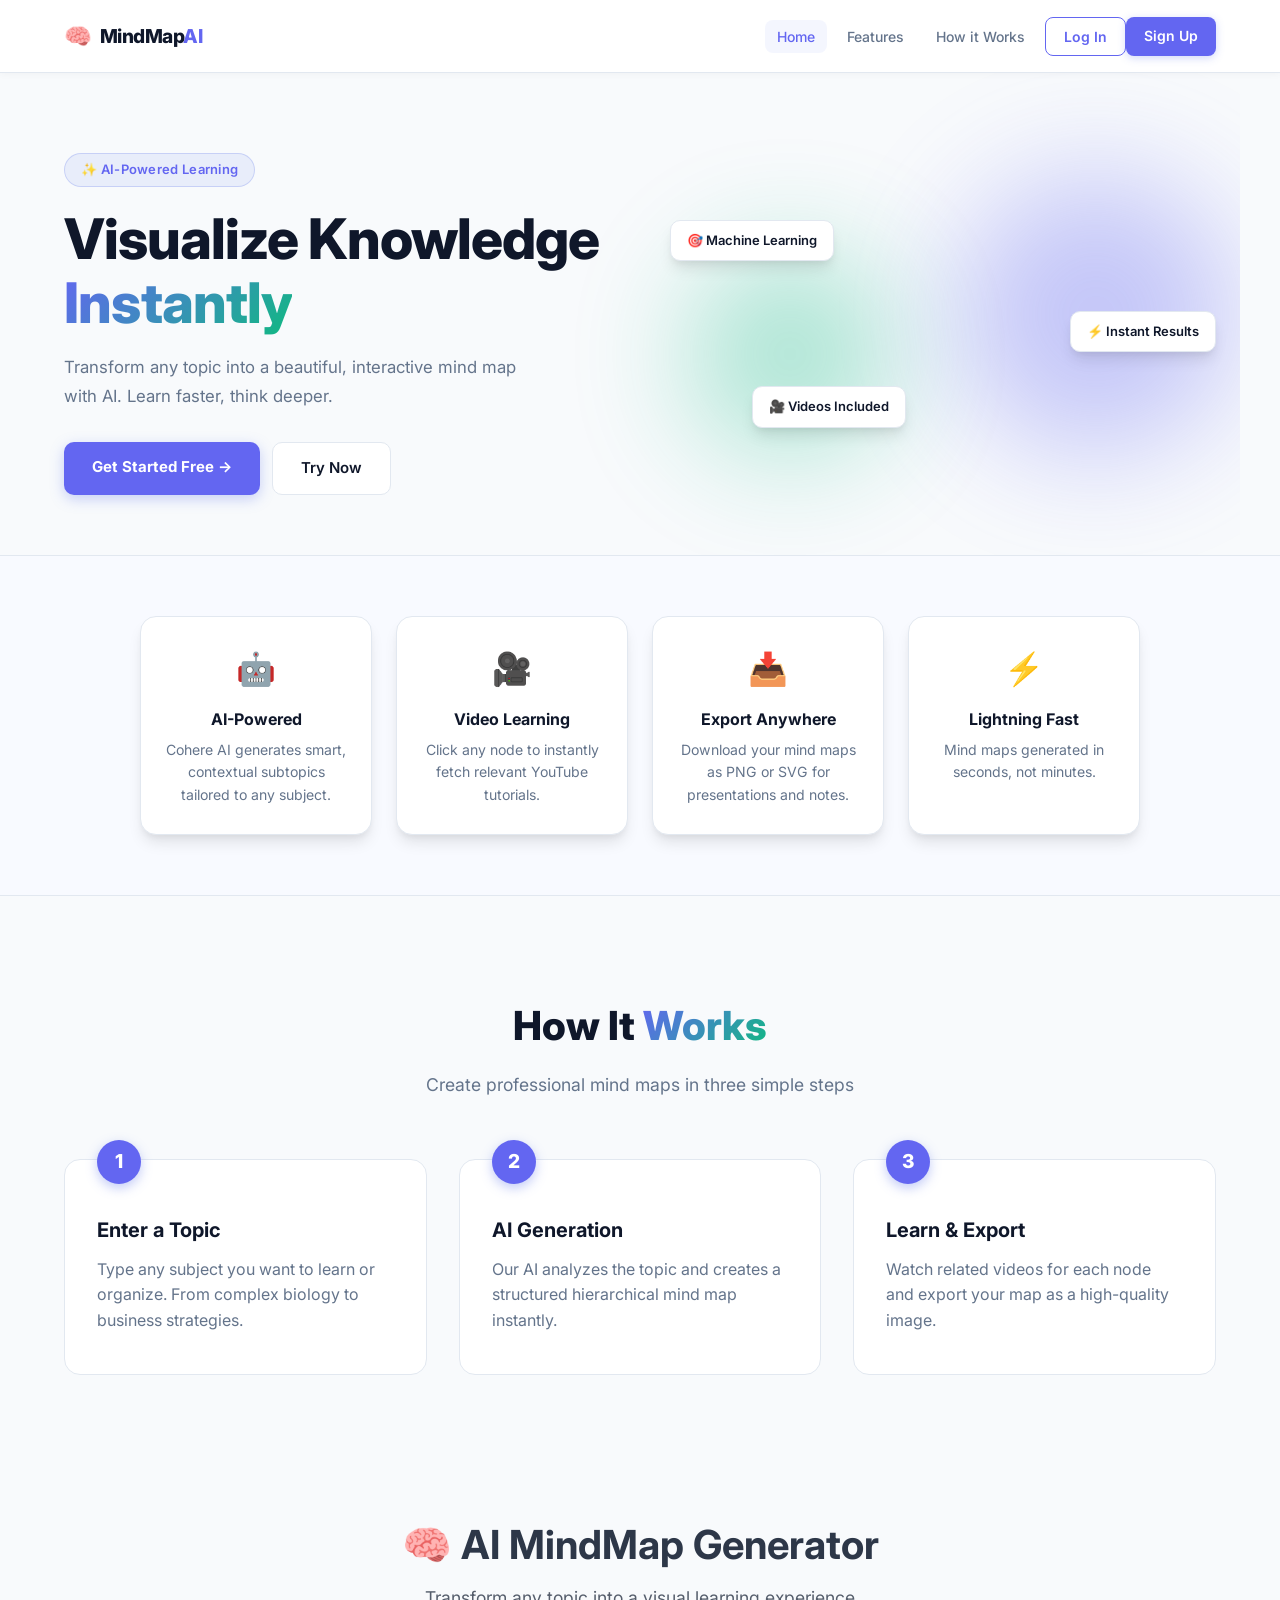
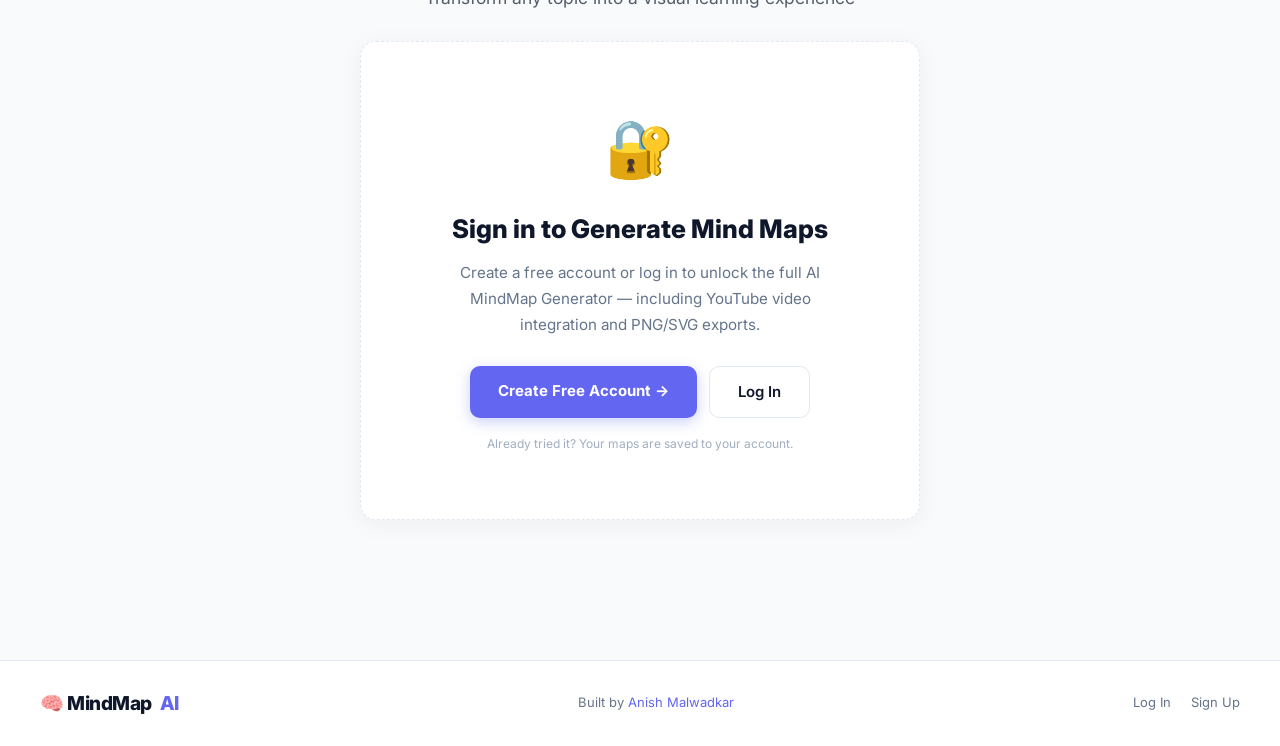
<file: index.html>
<!DOCTYPE html>
<html lang="en">
<head>
  <meta charset="UTF-8">
  <meta name="viewport" content="width=device-width, initial-scale=1.0">
  <title>AI MindMap Generator</title>
  <meta name="description" content="Official website of Pratik Date - showcasing projects, skills, and contact information.">
  <meta name="keywords" content="Pratik Date, Portfolio, Web Developer, Projects, Contact">
  <meta name="robots" content="index, follow">
  <meta name="author" content="Pratik Date">
  <link rel="stylesheet" href="style.css">
  <link rel="stylesheet" href="auth.css">
  <script src="https://d3js.org/d3.v7.min.js"></script>
  <script src="https://html2canvas.hertzen.com/dist/html2canvas.min.js"></script>
  <script src="script.js" defer></script>
  <meta name="google-site-verification" content="HMmuwfa1cDxRn2XttiLmvxPuq828xt9Ou_w1SPefj2E" />
</head>
<body>

  <!-- NAVBAR -->
  <nav class="navbar">
    <div class="nav-inner">
      <a href="index.html" class="nav-brand">
        <span class="brand-icon">🧠</span>
        <span class="brand-name">MindMap<span class="brand-accent">AI</span></span>
      </a>
      <div class="nav-links" id="navLinks">
        <a href="index.html" class="nav-link active">Home</a>
        <a href="#features" class="nav-link">Features</a>
        <a href="#how-it-works" class="nav-link">How it Works</a>
        <!-- Shown when logged OUT -->
        <span id="navGuest">
          <a href="login.html" class="nav-btn nav-btn-outline">Log In</a>
          <a href="register.html" class="nav-btn nav-btn-filled">Sign Up</a>
        </span>
        <!-- Shown when logged IN -->
        <span id="navUser" style="display:none; align-items:center; gap:10px;">
          <span class="nav-user-badge" id="navUserName"></span>
          <button class="nav-btn nav-btn-outline" onclick="logout()" style="cursor:pointer;">Log Out</button>
        </span>
      </div>
      <button class="nav-hamburger" onclick="toggleMobileMenu()" aria-label="Menu">
        <span></span><span></span><span></span>
      </button>
    </div>
    <div class="nav-mobile" id="mobileMenu">
      <a href="index.html" class="nav-link active">Home</a>
      <a href="#features" class="nav-link">Features</a>
      <a href="#how-it-works" class="nav-link">How it Works</a>
      <span id="navGuestMobile">
        <a href="login.html" class="nav-btn nav-btn-outline">Log In</a>
        <a href="register.html" class="nav-btn nav-btn-filled">Sign Up</a>
      </span>
      <span id="navUserMobile" style="display:none;">
        <button class="nav-btn nav-btn-outline" onclick="logout()" style="cursor:pointer;width:100%;">Log Out</button>
      </span>
    </div>
  </nav>

  <!-- HERO SECTION -->
  <section class="hero-section">
    <div class="hero-content">
      <div class="hero-badge">✨ AI-Powered Learning</div>
      <h1 class="hero-title">Visualize Knowledge<br><span class="hero-gradient">Instantly</span></h1>
      <p class="hero-subtitle">Transform any topic into a beautiful, interactive mind map with AI. Learn faster, think deeper.</p>
      <div class="hero-cta">
        <a href="register.html" class="cta-primary">Get Started Free →</a>
        <a href="#app" class="cta-secondary">Try Now</a>
      </div>
    </div>
    <div class="hero-visual">
      <div class="hero-orb hero-orb-1"></div>
      <div class="hero-orb hero-orb-2"></div>
      <div class="floating-card fc-1">🎯 Machine Learning</div>
      <div class="floating-card fc-2">⚡ Instant Results</div>
      <div class="floating-card fc-3">🎥 Videos Included</div>
    </div>
  </section>

  <!-- FEATURES -->
  <section class="features-section" id="features">
    <div class="features-grid">
      <div class="feature-card">
        <div class="feature-icon">🤖</div>
        <h3>AI-Powered</h3>
        <p>Cohere AI generates smart, contextual subtopics tailored to any subject.</p>
      </div>
      <div class="feature-card">
        <div class="feature-icon">🎥</div>
        <h3>Video Learning</h3>
        <p>Click any node to instantly fetch relevant YouTube tutorials.</p>
      </div>
      <div class="feature-card">
        <div class="feature-icon">📥</div>
        <h3>Export Anywhere</h3>
        <p>Download your mind maps as PNG or SVG for presentations and notes.</p>
      </div>
      <div class="feature-card">
        <div class="feature-icon">⚡</div>
        <h3>Lightning Fast</h3>
        <p>Mind maps generated in seconds, not minutes.</p>
      </div>
    </div>
  </section>

  <!-- HOW IT WORKS -->
  <section class="how-it-works" id="how-it-works">
    <div class="section-header">
      <h2 class="section-title">How It <span class="hero-gradient">Works</span></h2>
      <p class="section-subtitle">Create professional mind maps in three simple steps</p>
    </div>
    <div class="steps-grid">
      <div class="step-card">
        <div class="step-number">1</div>
        <h3>Enter a Topic</h3>
        <p>Type any subject you want to learn or organize. From complex biology to business strategies.</p>
      </div>
      <div class="step-card">
        <div class="step-number">2</div>
        <h3>AI Generation</h3>
        <p>Our AI analyzes the topic and creates a structured hierarchical mind map instantly.</p>
      </div>
      <div class="step-card">
        <div class="step-number">3</div>
        <h3>Learn & Export</h3>
        <p>Watch related videos for each node and export your map as a high-quality image.</p>
      </div>
    </div>
  </section>

  <!-- APP SECTION -->
  <div class="container" id="app">
    <div class="header">
      <h1>🧠 AI MindMap Generator</h1>
      <p>Transform any topic into a visual learning experience</p>
    </div>

    <!-- AUTH GATE: shown when logged OUT -->
    <div class="auth-gate" id="authGate">
      <div class="gate-icon">🔐</div>
      <h2>Sign in to Generate Mind Maps</h2>
      <p>Create a free account or log in to unlock the full AI MindMap Generator — including YouTube video integration and PNG/SVG exports.</p>
      <div class="gate-btns">
        <a href="register.html" class="cta-primary">Create Free Account →</a>
        <a href="login.html" class="cta-secondary">Log In</a>
      </div>
      <p class="gate-note">Already tried it? Your maps are saved to your account.</p>
    </div>

    <!-- APP CONTENT: shown when logged IN -->
    <div id="appContent" style="display:none;">
      <div class="input-section">
        <div class="input-group">
          <input id="topicInput" type="text" placeholder="Enter any topic (e.g., Machine Learning, JavaScript, Biology)..." maxlength="100">
          <button class="btn btn-primary" onclick="generateMindMap()">
            <span id="generateText">Generate MindMap</span>
          </button>
        </div>
        
        <div class="suggestion-chips">
          <div class="chip" onclick="setTopic('Data Structures')">Data Structures</div>
          <div class="chip" onclick="setTopic('Machine Learning')">Machine Learning</div>
          <div class="chip" onclick="setTopic('Web Development')">Web Development</div>
          <div class="chip" onclick="setTopic('Psychology')">Psychology</div>
        </div>
      </div>

      <div class="mindmap-container">
        <div class="loading" id="loading">
          <div class="spinner"></div>
          <p>Generating your mindmap...</p>
        </div>
        
        <div class="empty-state" id="emptyState">
          <div style="font-size: 3rem; margin-bottom: 15px;">🎯</div>
          <h3>Ready to explore?</h3>
          <p>Enter a topic above to generate your personalized mindmap</p>
        </div>

        <div id="mindmap"></div>
        
        <div class="controls" id="controls" style="display: none;">
          <button class="btn btn-secondary" onclick="exportMindMap()">📥 Download PNG</button>
          <button class="btn btn-secondary" onclick="exportSVG()">📄 Download SVG</button>
          <button class="btn btn-secondary" onclick="toggleVideos()">🎥 Show All Videos</button>
        </div>
      </div>

      <div class="video-section" id="videoSection">
        <div class="video-header">
          <h2 id="videoSectionTitle">📺 Related Learning Videos</h2>
          <button class="close-btn" onclick="toggleVideos()">×</button>
        </div>
        <div class="video-grid" id="videoGrid"></div>
      </div>
    </div>
  </div>

  <!-- FOOTER -->
  <footer class="site-footer">
    <div class="footer-inner">
      <span class="nav-brand" style="text-decoration:none;">🧠 MindMap<span class="brand-accent">AI</span></span>
      <p>Built by <a href="https://anish-smd-project.netlify.app/" target="_blank">Anish Malwadkar</a></p>
      <div class="footer-links" id="footerLinks">
        <a href="login.html">Log In</a>
        <a href="register.html">Sign Up</a>
      </div>
    </div>
  </footer>

  <script>
    // ---- Auth State ----
    function getUser() {
      try { return JSON.parse(localStorage.getItem('mm_user')); } catch { return null; }
    }

    function logout() {
      localStorage.removeItem('mm_user');
      location.reload();
    }

    function applyAuthState() {
      const user = getUser();
      const navGuest = document.getElementById('navGuest');
      const navUser  = document.getElementById('navUser');
      const navGuestMobile = document.getElementById('navGuestMobile');
      const navUserMobile  = document.getElementById('navUserMobile');
      const authGate   = document.getElementById('authGate');
      const appContent = document.getElementById('appContent');
      const footerLinks = document.getElementById('footerLinks');

      if (user) {
        // Logged in
        navGuest.style.display = 'none';
        navUser.style.display  = 'flex';
        document.getElementById('navUserName').textContent = '👋 ' + (user.firstName || user.email);
        navGuestMobile.style.display = 'none';
        navUserMobile.style.display  = 'block';
        authGate.style.display   = 'none';
        appContent.style.display = 'block';
        footerLinks.innerHTML = `<button onclick="logout()" style="background:none;border:none;color:var(--text-light);font-size:13px;cursor:pointer;">Log Out</button>`;
      } else {
        // Logged out
        navGuest.style.display = 'flex';
        navUser.style.display  = 'none';
        navGuestMobile.style.display = 'block';
        navUserMobile.style.display  = 'none';
        authGate.style.display   = 'flex';
        appContent.style.display = 'none';
      }
    }

    function toggleMobileMenu() {
      document.getElementById('mobileMenu').classList.toggle('open');
    }

    // Run on load
    applyAuthState();
  </script>
</body>
</html>
</file>
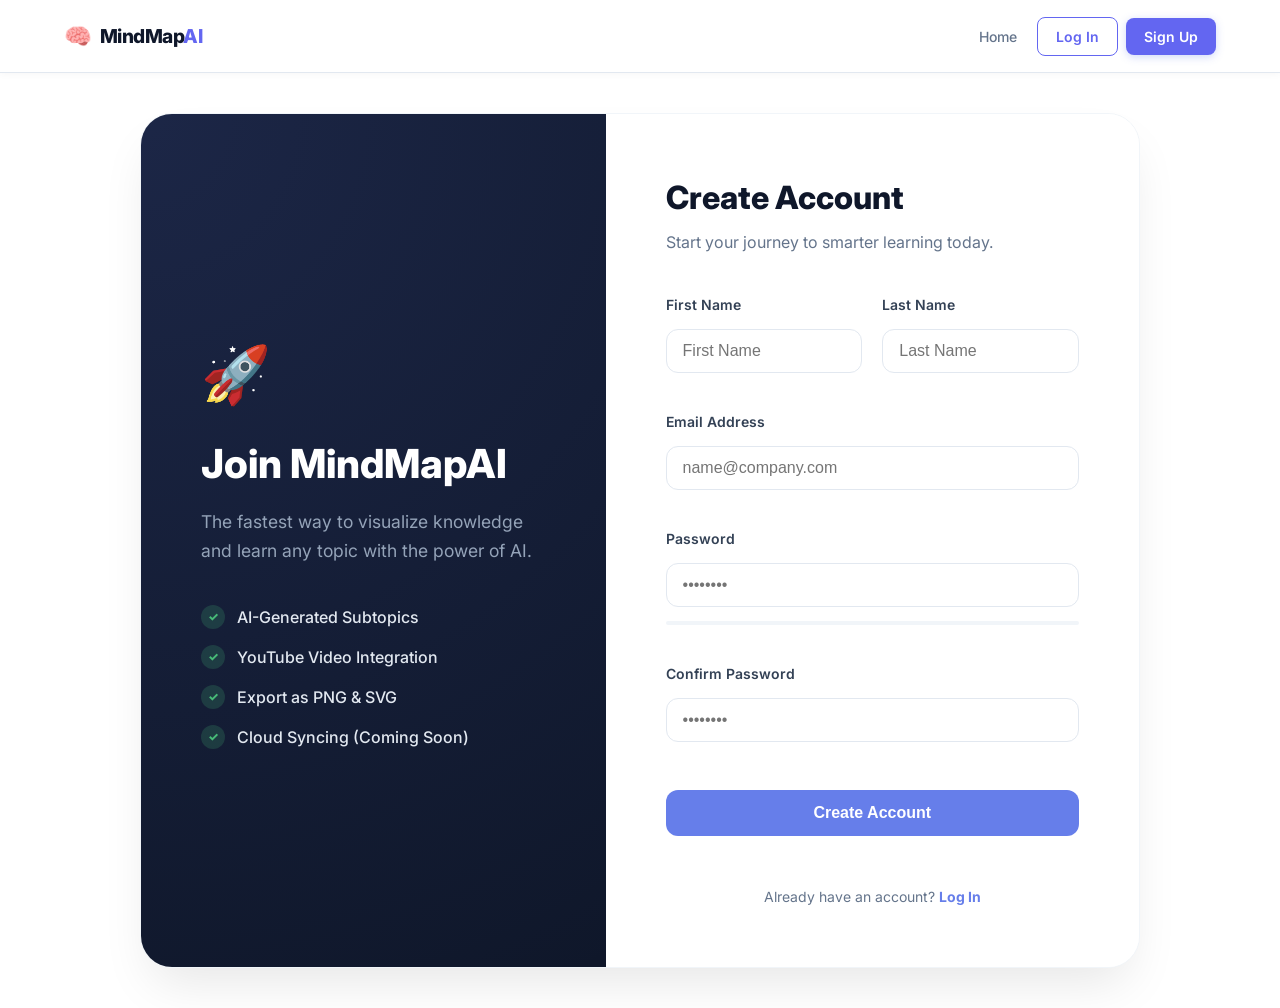
<file: register.html>
<!DOCTYPE html>
<html lang="en">
<head>
  <meta charset="UTF-8">
  <meta name="viewport" content="width=device-width, initial-scale=1.0">
  <title>Sign Up | MindMapAI</title>
  <link rel="stylesheet" href="style.css">
  <link rel="stylesheet" href="auth.css">
</head>
<body class="auth-body register-page">

  <!-- NAVBAR -->
  <nav class="navbar">
    <div class="nav-inner">
      <a href="index.html" class="nav-brand">
        <span class="brand-icon">🧠</span>
        <span class="brand-name">MindMap<span class="brand-accent">AI</span></span>
      </a>
      <div class="nav-links">
        <a href="index.html" class="nav-link">Home</a>
        <a href="login.html" class="nav-btn nav-btn-outline">Log In</a>
        <a href="register.html" class="nav-btn nav-btn-filled active-nav">Sign Up</a>
      </div>
    </div>
  </nav>

  <main class="register-container">
    <div class="register-wrapper">
      <div class="register-sidebar">
        <div class="sidebar-content">
          <div class="sidebar-icon">🚀</div>
          <h2>Join MindMapAI</h2>
          <p>The fastest way to visualize knowledge and learn any topic with the power of AI.</p>
          
          <div class="perk-list">
            <div class="perk-item">
              <span class="perk-check">✓</span>
              <span>AI-Generated Subtopics</span>
            </div>
            <div class="perk-item">
              <span class="perk-check">✓</span>
              <span>YouTube Video Integration</span>
            </div>
            <div class="perk-item">
              <span class="perk-check">✓</span>
              <span>Export as PNG & SVG</span>
            </div>
            <div class="perk-item">
              <span class="perk-check">✓</span>
              <span>Cloud Syncing (Coming Soon)</span>
            </div>
          </div>
        </div>
      </div>

      <div class="register-form-section">
        <div class="form-header">
          <h1>Create Account</h1>
          <p>Start your journey to smarter learning today.</p>
        </div>

        <form class="auth-form" onsubmit="handleRegister(event)">
          <div class="form-row">
            <div class="form-group">
              <label for="firstName">First Name</label>
              <input type="text" id="firstName" placeholder="First Name" required>
            </div>
            <div class="form-group">
              <label for="lastName">Last Name</label>
              <input type="text" id="lastName" placeholder="Last Name" required>
            </div>
          </div>

          <div class="form-group">
            <label for="regEmail">Email Address</label>
            <input type="email" id="regEmail" placeholder="name@company.com" required>
          </div>

          <div class="form-group">
            <label for="regPassword">Password</label>
            <input type="password" id="regPassword" placeholder="••••••••" required oninput="checkStrength(this.value)">
            <div class="strength-meter">
              <div class="strength-bar" id="strengthBar"></div>
            </div>
          </div>

          <div class="form-group">
            <label for="confirmPassword">Confirm Password</label>
            <input type="password" id="confirmPassword" placeholder="••••••••" required>
          </div>

          <button type="submit" class="register-btn" id="registerBtn">Create Account</button>

          <div class="form-footer">
            <p>Already have an account? <a href="login.html">Log In</a></p>
          </div>
        </form>
      </div>
    </div>
  </main>

  <style>
    .register-page {
      background: #ffffff;
    }

    .register-container {
      min-height: calc(100vh - 64px);
      display: flex;
      align-items: center;
      justify-content: center;
      padding: 40px 20px;
    }

    .register-wrapper {
      display: flex;
      width: 100%;
      max-width: 1000px;
      background: #ffffff;
      border-radius: 32px;
      overflow: hidden;
      box-shadow: 0 25px 50px -12px rgba(0, 0, 0, 0.1);
      border: 1px solid #f1f5f9;
    }

    .register-sidebar {
      flex: 1;
      background: #0f172a;
      color: white;
      padding: 60px;
      display: flex;
      align-items: center;
      position: relative;
      overflow: hidden;
    }

    .register-sidebar::before {
      content: "";
      position: absolute;
      top: 0;
      right: 0;
      width: 100%;
      height: 100%;
      background: radial-gradient(circle at 0% 0%, rgba(102, 126, 234, 0.15), transparent);
    }

    .sidebar-content {
      position: relative;
      z-index: 1;
    }

    .sidebar-icon {
      font-size: 3.5rem;
      margin-bottom: 24px;
    }

    .register-sidebar h2 {
      font-size: 2.5rem;
      font-weight: 800;
      line-height: 1.2;
      margin-bottom: 20px;
    }

    .register-sidebar p {
      font-size: 1.1rem;
      color: #94a3b8;
      margin-bottom: 40px;
      line-height: 1.6;
    }

    .perk-list {
      display: flex;
      flex-direction: column;
      gap: 16px;
    }

    .perk-item {
      display: flex;
      align-items: center;
      gap: 12px;
      font-weight: 500;
      color: #e2e8f0;
    }

    .perk-check {
      display: flex;
      align-items: center;
      justify-content: center;
      width: 24px;
      height: 24px;
      background: rgba(72, 187, 120, 0.2);
      color: #48bb78;
      border-radius: 50%;
      font-size: 0.75rem;
      font-weight: 800;
    }

    .register-form-section {
      flex: 1.2;
      padding: 60px;
      background: white;
    }

    .form-header {
      margin-bottom: 40px;
    }

    .form-header h1 {
      font-size: 2rem;
      font-weight: 800;
      color: #0f172a;
      margin-bottom: 8px;
    }

    .form-header p {
      color: #64748b;
    }

    .form-row {
      display: grid;
      grid-template-columns: 1fr 1fr;
      gap: 20px;
    }

    .form-group {
      margin-bottom: 20px;
    }

    .form-group label {
      display: block;
      font-size: 0.875rem;
      font-weight: 600;
      color: #334155;
      margin-bottom: 8px;
    }

    .form-group input {
      width: 100%;
      padding: 12px 16px;
      border: 1.5px solid #e2e8f0;
      border-radius: 12px;
      font-size: 1rem;
      transition: all 0.2s;
    }

    .form-group input:focus {
      border-color: #667eea;
      outline: none;
      box-shadow: 0 0 0 4px rgba(102, 126, 234, 0.1);
    }

    .strength-meter {
      height: 4px;
      background: #f1f5f9;
      border-radius: 2px;
      margin-top: 8px;
      overflow: hidden;
    }

    .strength-bar {
      height: 100%;
      width: 0%;
      transition: all 0.3s;
    }

    .register-btn {
      width: 100%;
      padding: 14px;
      background: #667eea;
      color: white;
      border: none;
      border-radius: 12px;
      font-size: 1rem;
      font-weight: 700;
      cursor: pointer;
      transition: all 0.2s;
      margin-top: 10px;
    }

    .register-btn:hover {
      background: #5a67d8;
      transform: translateY(-1px);
      box-shadow: 0 8px 20px rgba(102, 126, 234, 0.25);
    }

    .form-footer {
      text-align: center;
      margin-top: 32px;
      font-size: 0.875rem;
      color: #64748b;
    }

    .form-footer a {
      color: #667eea;
      text-decoration: none;
      font-weight: 700;
    }

    @media (max-width: 900px) {
      .register-wrapper {
        flex-direction: column;
      }
      .register-sidebar {
        padding: 40px;
      }
      .register-sidebar h2 {
        font-size: 2rem;
      }
      .register-form-section {
        padding: 40px;
      }
    }

    @media (max-width: 600px) {
      .form-row {
        grid-template-columns: 1fr;
      }
    }
  </style>

  <script>
    function checkStrength(val) {
      const bar = document.getElementById('strengthBar');
      let score = 0;
      if (val.length >= 8) score++;
      if (/[A-Z]/.test(val)) score++;
      if (/[0-9]/.test(val)) score++;
      if (/[^A-Za-z0-9]/.test(val)) score++;

      const colors = ['#e53e3e', '#ed8936', '#ecc94b', '#48bb78'];
      const widths = ['25%', '50%', '75%', '100%'];
      
      if (score === 0) {
        bar.style.width = '0%';
      } else {
        bar.style.width = widths[score-1];
        bar.style.background = colors[score-1];
      }
    }

    function handleRegister(e) {
      e.preventDefault();
      const p1 = document.getElementById('regPassword').value;
      const p2 = document.getElementById('confirmPassword').value;

      if (p1 !== p2) {
        alert('Passwords do not match');
        return;
      }

      const btn = document.getElementById('registerBtn');
      btn.disabled = true;
      btn.textContent = 'Creating account...';

      const firstName = document.getElementById('firstName').value.trim();
      const email = document.getElementById('regEmail').value.trim();

      setTimeout(() => {
        localStorage.setItem('mm_user', JSON.stringify({ email, firstName }));
        window.location.href = 'index.html#app';
      }, 1500);
    }
  </script>
</body>
</html>
</file>
<file: style.css>
@import url('https://fonts.googleapis.com/css2?family=Inter:wght@400;500;600;700;800&display=swap');

* {
      margin: 0;
      padding: 0;
      box-sizing: border-box;
    }

    body {
      font-family: 'Inter', -apple-system, BlinkMacSystemFont, 'Segoe UI', Roboto, sans-serif;
      background: #f8fafc;
      min-height: 100vh;
      color: #1e293b;
      line-height: 1.5;
    }

    .container {
      max-width: 1200px;
      margin: 0 auto;
      padding: 40px 20px;
    }

    .header {
      text-align: center;
      margin-bottom: 30px;
      color: #2d3748;
    }

    .header h1 {
      font-size: 2.5rem;
      font-weight: 700;
      margin-bottom: 10px;
    }

    .header p {
      font-size: 1.1rem;
      opacity: 0.8;
      margin-bottom: 20px;
    }

    .input-section {
      background: white;
      border-radius: 12px;
      padding: 25px;
      margin-bottom: 25px;
      box-shadow: 0 4px 12px rgba(0,0,0,0.05);
      border: 1px solid rgba(0,0,0,0.05);
      max-width: 800px;
      margin-left: auto;
      margin-right: auto;
    }

    .input-group {
      display: flex;
      gap: 12px;
      align-items: center;
      justify-content: center;
      flex-wrap: wrap;
    }

    #topicInput {
      flex: 1;
      min-width: 250px;
      padding: 12px 18px;
      border: 1px solid #e2e8f0;
      border-radius: 8px;
      font-size: 15px;
      outline: none;
      transition: all 0.2s ease;
      background: white;
      box-shadow: 0 1px 2px rgba(0,0,0,0.03);
    }

    #topicInput:focus {
      border-color: #667eea;
      box-shadow: 0 0 0 3px rgba(102, 126, 234, 0.1);
    }

    .btn {
      padding: 12px 24px;
      border: none;
      border-radius: 8px;
      font-size: 15px;
      font-weight: 600;
      cursor: pointer;
      transition: all 0.2s ease;
      position: relative;
      overflow: hidden;
    }

    .btn-primary {
      background: #6366f1;
      color: white;
      box-shadow: 0 4px 6px -1px rgba(99, 102, 241, 0.2);
    }

    .btn-primary:hover {
      background: #4f46e5;
      transform: translateY(-2px);
      box-shadow: 0 10px 15px -3px rgba(99, 102, 241, 0.3);
    }

    .btn-secondary {
      background: #10b981;
      color: white;
      box-shadow: 0 4px 6px -1px rgba(16, 185, 129, 0.2);
    }

    .btn-secondary:hover {
      background: #059669;
      transform: translateY(-2px);
      box-shadow: 0 10px 15px -3px rgba(16, 185, 129, 0.3);
    }

    .btn:disabled {
      opacity: 0.6;
      cursor: not-allowed;
      transform: none !important;
    }

    .mindmap-container {
      background: white;
      border-radius: 12px;
      padding: 20px;
      box-shadow: 0 4px 12px rgba(0,0,0,0.05);
      border: 1px solid rgba(0,0,0,0.05);
      min-height: 300px;
      display: flex;
      flex-direction: column;
      align-items: center;
      max-width: 800px;
      margin-left: auto;
      margin-right: auto;
      position: relative;
      overflow: hidden;
    }

    .loading {
      display: none;
      text-align: center;
      padding: 30px;
    }

    .spinner {
      width: 40px;
      height: 40px;
      border: 3px solid #f3f3f3;
      border-top: 3px solid #667eea;
      border-radius: 50%;
      animation: spin 1s linear infinite;
      margin: 0 auto 15px;
    }

    @keyframes spin {
      0% { transform: rotate(0deg); }
      100% { transform: rotate(360deg); }
    }

    #mindmap {
      width: 100%;
      height: 100%;
      min-height: 300px;
      display: flex;
      justify-content: center;
      align-items: center;
    }

    .mindmap-svg {
      border-radius: 8px;
      background: white;
      overflow: visible;
      max-width: 100%;
    }

    .node rect {
      filter: drop-shadow(1px 1px 3px rgba(0,0,0,0.1));
      transition: all 0.2s ease;
    }

    .node rect:hover {
      filter: drop-shadow(2px 2px 5px rgba(0,0,0,0.15));
    }

    .node text {
      font-size: 13px;
      font-weight: 600;
      fill: #333;
      pointer-events: none;
    }

    .central-node rect {
      fill: #667eea;
    }

    .subtopic-node rect {
      fill: #48bb78;
    }

    .link {
      stroke: #667eea;
      stroke-width: 2;
      opacity: 0.6;
      fill: none;
    }

    .controls {
      display: flex;
      gap: 10px;
      margin-top: 15px;
      flex-wrap: wrap;
      justify-content: center;
    }

    .video-section {
      margin-top: 30px;
      display: none;
      max-width: 800px;
      margin-left: auto;
      margin-right: auto;
    }

    .video-grid {
      display: grid;
      grid-template-columns: repeat(auto-fit, minmax(250px, 1fr));
      gap: 15px;
      margin-top: 15px;
    }

    .video-card {
      background: white;
      border-radius: 8px;
      overflow: hidden;
      box-shadow: 0 2px 8px rgba(0,0,0,0.05);
      transition: transform 0.2s ease;
      border: 1px solid rgba(0,0,0,0.05);
    }

    .video-card:hover {
      transform: translateY(-3px);
      box-shadow: 0 4px 12px rgba(0,0,0,0.1);
    }

    .video-card h3 {
      padding: 12px;
      background: #667eea;
      color: white;
      margin: 0;
      font-size: 1rem;
    }

    .video-card iframe {
      width: 100%;
      height: 180px;
      border: none;
    }

    .empty-state {
      text-align: center;
      padding: 40px 20px;
      color: #718096;
    }

    .empty-state i {
      font-size: 3rem;
      margin-bottom: 15px;
      color: #cbd5e0;
    }

    .suggestion-chips {
      display: flex;
      gap: 8px;
      flex-wrap: wrap;
      justify-content: center;
      margin-top: 15px;
    }

    .chip {
      background: rgba(102, 126, 234, 0.1);
      color: #667eea;
      padding: 6px 12px;
      border-radius: 20px;
      font-size: 13px;
      cursor: pointer;
      transition: all 0.2s ease;
      border: 1px solid rgba(102, 126, 234, 0.2);
    }

    .chip:hover {
      background: rgba(102, 126, 234, 0.2);
      transform: translateY(-1px);
    }

    .video-header {
      display: flex;
      justify-content: space-between;
      align-items: center;
      margin-bottom: 15px;
    }

    .video-header h2 {
      color: #2d3748;
      margin: 0;
    }

    .close-btn {
      background: #e53e3e;
      color: white;
      border: none;
      border-radius: 50%;
      width: 30px;
      height: 30px;
      display: flex;
      align-items: center;
      justify-content: center;
      cursor: pointer;
      transition: all 0.2s ease;
    }

    .close-btn:hover {
      background: #c53030;
      transform: scale(1.1);
    }

    @media (max-width: 768px) {
      .header h1 {
        font-size: 1.8rem;
      }
      
      .input-group {
        flex-direction: column;
        align-items: stretch;
      }
      
      #topicInput {
        min-width: auto;
      }
      
      .mindmap-container {
        padding: 15px;
      }
      
      .btn {
        width: 100%;
      }
    }
</file>
<file: auth.css>
/* ============================================
   auth.css — Navbar, Hero, Auth Pages, Footer
   ============================================ */

/* ---- CSS Variables ---- */
:root {
  --primary: #6366f1;
  --primary-dark: #4f46e5;
  --green: #10b981;
  --green-dark: #059669;
  --text: #0f172a;
  --text-light: #64748b;
  --border: #e2e8f0;
  --radius: 16px;
  --shadow: 0 10px 15px -3px rgba(0, 0, 0, 0.1), 0 4px 6px -2px rgba(0, 0, 0, 0.05);
  --nav-height: 72px;
}

/* ============================================
   NAVBAR
   ============================================ */
.navbar {
  position: sticky;
  top: 0;
  z-index: 100;
  background: rgba(255,255,255,0.92);
  backdrop-filter: blur(14px);
  -webkit-backdrop-filter: blur(14px);
  border-bottom: 1px solid var(--border);
  box-shadow: 0 1px 8px rgba(0,0,0,0.04);
}

.nav-inner {
  max-width: 1200px;
  margin: 0 auto;
  padding: 0 24px;
  height: var(--nav-height);
  display: flex;
  align-items: center;
  justify-content: space-between;
  gap: 16px;
}

.nav-brand {
  display: flex;
  align-items: center;
  gap: 8px;
  text-decoration: none;
  font-weight: 800;
  font-size: 1.2rem;
  color: var(--text);
  letter-spacing: -0.5px;
}

.brand-icon { font-size: 1.4rem; }
.brand-accent { color: var(--primary); }

.nav-links {
  display: flex;
  align-items: center;
  gap: 8px;
}

.nav-link {
  text-decoration: none;
  color: var(--text-light);
  font-size: 14px;
  font-weight: 500;
  padding: 6px 12px;
  border-radius: 8px;
  transition: color 0.2s, background 0.2s;
}

.nav-link:hover,
.nav-link.active { color: var(--primary); background: rgba(102,126,234,0.07); }

.nav-btn {
  text-decoration: none;
  font-size: 14px;
  font-weight: 600;
  padding: 8px 18px;
  border-radius: 8px;
  transition: all 0.2s;
  cursor: pointer;
  border: none;
}

.nav-btn-outline {
  border: 1.5px solid var(--primary);
  color: var(--primary);
  background: transparent;
}
.nav-btn-outline:hover { background: rgba(102,126,234,0.08); }

.nav-btn-filled {
  background: var(--primary);
  color: #fff;
  box-shadow: 0 2px 8px rgba(102,126,234,0.3);
}
.nav-btn-filled:hover {
  background: var(--primary-dark);
  transform: translateY(-1px);
  box-shadow: 0 4px 12px rgba(102,126,234,0.35);
}

.active-nav { ring: 2px solid var(--primary); }

/* Hamburger */
.nav-hamburger {
  display: none;
  flex-direction: column;
  gap: 5px;
  background: none;
  border: none;
  cursor: pointer;
  padding: 6px;
}
.nav-hamburger span {
  display: block;
  width: 22px;
  height: 2px;
  background: var(--text);
  border-radius: 2px;
  transition: all 0.2s;
}

/* Mobile nav */
.nav-mobile {
  display: none;
  flex-direction: column;
  gap: 6px;
  padding: 16px 24px;
  background: #fff;
  border-top: 1px solid var(--border);
}
.nav-mobile.open { display: flex; }
.nav-mobile .nav-btn { text-align: center; }

@media (max-width: 640px) {
  .nav-links { display: none; }
  .nav-hamburger { display: flex; }
}

/* ============================================
   HERO SECTION
   ============================================ */
.hero-section {
  max-width: 1200px;
  margin: 0 auto;
  padding: 80px 24px 60px;
  display: flex;
  align-items: center;
  gap: 60px;
  position: relative;
  overflow: hidden;
}

.hero-content { flex: 1; }

.hero-badge {
  display: inline-block;
  background: rgba(102,126,234,0.1);
  color: var(--primary);
  border: 1px solid rgba(102,126,234,0.25);
  border-radius: 20px;
  padding: 6px 16px;
  font-size: 13px;
  font-weight: 600;
  margin-bottom: 20px;
  letter-spacing: 0.3px;
}

.hero-title {
  font-size: clamp(2rem, 5vw, 3.5rem);
  font-weight: 800;
  color: var(--text);
  line-height: 1.15;
  margin-bottom: 18px;
  letter-spacing: -1px;
}

.hero-gradient {
  background: linear-gradient(135deg, var(--primary), var(--green));
  -webkit-background-clip: text;
  -webkit-text-fill-color: transparent;
  background-clip: text;
}

.hero-subtitle {
  font-size: 1.05rem;
  color: var(--text-light);
  line-height: 1.7;
  max-width: 480px;
  margin-bottom: 32px;
}

.hero-cta {
  display: flex;
  gap: 12px;
  flex-wrap: wrap;
}

.cta-primary {
  display: inline-block;
  background: var(--primary);
  color: #fff;
  text-decoration: none;
  font-weight: 700;
  padding: 14px 28px;
  border-radius: 10px;
  font-size: 15px;
  box-shadow: 0 4px 14px rgba(102,126,234,0.35);
  transition: all 0.2s;
}
.cta-primary:hover {
  background: var(--primary-dark);
  transform: translateY(-2px);
  box-shadow: 0 6px 18px rgba(102,126,234,0.4);
}

.cta-secondary {
  display: inline-block;
  color: var(--text);
  text-decoration: none;
  font-weight: 600;
  padding: 14px 28px;
  border-radius: 10px;
  font-size: 15px;
  border: 1.5px solid var(--border);
  background: #fff;
  transition: all 0.2s;
}
.cta-secondary:hover { border-color: var(--primary); color: var(--primary); }

/* Hero visual */
.hero-visual {
  flex: 1;
  position: relative;
  min-height: 260px;
  display: flex;
  align-items: center;
  justify-content: center;
}

.hero-orb {
  position: absolute;
  border-radius: 50%;
  filter: blur(60px);
  opacity: 0.35;
  pointer-events: none;
}
.hero-orb-1 {
  width: 280px; height: 280px;
  background: var(--primary);
  top: -20px; right: -20px;
  animation: pulse 4s ease-in-out infinite alternate;
}
.hero-orb-2 {
  width: 200px; height: 200px;
  background: var(--green);
  bottom: 0; left: 20px;
  animation: pulse 4s ease-in-out 1s infinite alternate;
}

@keyframes pulse {
  from { transform: scale(1); opacity: 0.3; }
  to   { transform: scale(1.12); opacity: 0.45; }
}

.floating-card {
  position: absolute;
  background: #fff;
  border: 1px solid var(--border);
  border-radius: 10px;
  padding: 10px 16px;
  font-size: 13px;
  font-weight: 600;
  color: var(--text);
  box-shadow: var(--shadow);
  animation: float 3s ease-in-out infinite alternate;
}
.fc-1 { top: 10%; left: 0; animation-delay: 0s; }
.fc-2 { top: 45%; right: 0; animation-delay: 0.8s; }
.fc-3 { bottom: 10%; left: 15%; animation-delay: 1.4s; }

@keyframes float {
  from { transform: translateY(0px); }
  to   { transform: translateY(-10px); }
}

@media (max-width: 768px) {
  .hero-section { flex-direction: column; padding: 48px 20px 40px; gap: 40px; }
  .hero-visual { min-height: 180px; width: 100%; }
}

/* ============================================
   FEATURES SECTION
   ============================================ */
.features-section {
  background: #f8faff;
  border-top: 1px solid var(--border);
  border-bottom: 1px solid var(--border);
  padding: 60px 24px;
}

.features-grid {
  max-width: 1000px;
  margin: 0 auto;
  display: grid;
  grid-template-columns: repeat(auto-fit, minmax(200px, 1fr));
  gap: 24px;
}

.feature-card {
  background: #fff;
  border-radius: var(--radius);
  padding: 28px 22px;
  border: 1px solid var(--border);
  box-shadow: var(--shadow);
  text-align: center;
  transition: transform 0.2s, box-shadow 0.2s;
}
.feature-card:hover {
  transform: translateY(-4px);
  box-shadow: 0 8px 28px rgba(0,0,0,0.1);
}

.feature-icon { font-size: 2rem; margin-bottom: 14px; }
.feature-card h3 { font-size: 1rem; font-weight: 700; color: var(--text); margin-bottom: 8px; }
.feature-card p { font-size: 0.88rem; color: var(--text-light); line-height: 1.6; }

/* ============================================
   HOW IT WORKS
   ============================================ */
.how-it-works {
  padding: 100px 24px;
  max-width: 1200px;
  margin: 0 auto;
}

.section-header {
  text-align: center;
  margin-bottom: 60px;
}

.section-title {
  font-size: 2.5rem;
  font-weight: 800;
  margin-bottom: 16px;
  color: var(--text);
}

.section-subtitle {
  font-size: 1.1rem;
  color: var(--text-light);
  max-width: 600px;
  margin: 0 auto;
}

.steps-grid {
  display: grid;
  grid-template-columns: repeat(3, 1fr);
  gap: 32px;
}

.step-card {
  padding: 40px 32px;
  background: white;
  border-radius: var(--radius);
  border: 1px solid var(--border);
  position: relative;
  transition: transform 0.3s;
}

.step-card:hover {
  transform: translateY(-10px);
}

.step-number {
  position: absolute;
  top: -20px;
  left: 32px;
  width: 44px;
  height: 44px;
  background: var(--primary);
  color: white;
  border-radius: 50%;
  display: flex;
  align-items: center;
  justify-content: center;
  font-weight: 800;
  font-size: 1.2rem;
  box-shadow: 0 4px 12px rgba(102,126,234,0.4);
}

.step-card h3 {
  margin: 15px 0 12px;
  font-size: 1.25rem;
  color: var(--text);
}

.step-card p {
  color: var(--text-light);
  line-height: 1.6;
}

@media (max-width: 768px) {
  .steps-grid { grid-template-columns: 1fr; gap: 48px; }
  .section-title { font-size: 2rem; }
}

/* ============================================
   FOOTER
   ============================================ */
.site-footer {
  background: #fff;
  border-top: 1px solid var(--border);
  padding: 28px 24px;
  margin-top: 60px;
}
.footer-inner {
  max-width: 1200px;
  margin: 0 auto;
  display: flex;
  align-items: center;
  justify-content: space-between;
  flex-wrap: wrap;
  gap: 12px;
}
.footer-inner p { color: var(--text-light); font-size: 13px; }
.footer-inner a { color: var(--primary); text-decoration: none; }
.footer-links { display: flex; gap: 20px; }
.footer-links a { color: var(--text-light); font-size: 13px; text-decoration: none; transition: color 0.2s; }
.footer-links a:hover { color: var(--primary); }

/* ============================================
   AUTH PAGES (Login & Register)
   ============================================ */
.auth-body {
  background: linear-gradient(135deg, #f5f7fa 0%, #e4e8f0 100%);
  min-height: 100vh;
}

.auth-main {
  display: flex;
  align-items: center;
  justify-content: center;
  padding: 48px 16px;
  min-height: calc(100vh - var(--nav-height));
}

.auth-card {
  display: flex;
  max-width: 900px;
  width: 100%;
  background: #fff;
  border-radius: 20px;
  overflow: hidden;
  box-shadow: 0 12px 48px rgba(0,0,0,0.12);
  border: 1px solid var(--border);
}

/* Left Panel */
.auth-card-left {
  flex: 0 0 320px;
  background: linear-gradient(145deg, var(--primary) 0%, var(--primary-dark) 100%);
  padding: 48px 36px;
  color: #fff;
  position: relative;
  overflow: hidden;
  display: flex;
  align-items: center;
}

.auth-left-content { position: relative; z-index: 2; }
.auth-left-icon { font-size: 3rem; margin-bottom: 20px; display: block; }

.auth-card-left h2 {
  font-size: 1.6rem;
  font-weight: 800;
  margin-bottom: 12px;
  line-height: 1.2;
}

.auth-card-left p {
  font-size: 0.9rem;
  opacity: 0.85;
  line-height: 1.65;
  margin-bottom: 24px;
}

.auth-perks { list-style: none; display: flex; flex-direction: column; gap: 10px; }
.auth-perks li { font-size: 0.88rem; opacity: 0.9; }

/* Decorative orbs on left */
.auth-left-orb {
  position: absolute;
  border-radius: 50%;
  background: rgba(255,255,255,0.12);
  pointer-events: none;
}
.auth-orb-1 { width: 200px; height: 200px; bottom: -60px; right: -60px; }
.auth-orb-2 { width: 120px; height: 120px; top: -30px; right: 20px; }

/* Right Panel */
.auth-card-right {
  flex: 1;
  padding: 48px 44px;
  display: flex;
  flex-direction: column;
  justify-content: center;
}

.auth-form-header { margin-bottom: 28px; }
.auth-form-header h1 {
  font-size: 1.75rem;
  font-weight: 800;
  color: var(--text);
  margin-bottom: 6px;
}
.auth-form-header p { color: var(--text-light); font-size: 14px; }
.auth-form-header a { color: var(--primary); font-weight: 600; text-decoration: none; }
.auth-form-header a:hover { text-decoration: underline; }

/* Form */
.auth-form { display: flex; flex-direction: column; gap: 18px; }

.form-row { display: grid; grid-template-columns: 1fr 1fr; gap: 16px; }

.form-group { display: flex; flex-direction: column; gap: 6px; }
.form-group label {
  font-size: 13px;
  font-weight: 600;
  color: var(--text);
  display: flex;
  justify-content: space-between;
  align-items: center;
}

.form-link-right { color: var(--primary); font-weight: 500; text-decoration: none; font-size: 12px; }
.form-link-right:hover { text-decoration: underline; }
.form-link { color: var(--primary); text-decoration: none; font-weight: 600; }

.input-wrap {
  position: relative;
  display: flex;
  align-items: center;
}

.input-wrap .input-icon {
  position: absolute;
  left: 12px;
  font-size: 15px;
  pointer-events: none;
}

.input-wrap input {
  width: 100%;
  padding: 11px 40px 11px 38px;
  border: 1.5px solid var(--border);
  border-radius: 9px;
  font-size: 14px;
  background: #fafafa;
  color: var(--text);
  transition: border-color 0.2s, box-shadow 0.2s;
  outline: none;
}

.input-wrap input:focus {
  border-color: var(--primary);
  background: #fff;
  box-shadow: 0 0 0 3px rgba(102,126,234,0.1);
}

.toggle-password {
  position: absolute;
  right: 10px;
  background: none;
  border: none;
  cursor: pointer;
  font-size: 15px;
  padding: 4px;
  opacity: 0.6;
  transition: opacity 0.2s;
}
.toggle-password:hover { opacity: 1; }

/* Password strength */
.password-strength {
  height: 4px;
  background: #eee;
  border-radius: 4px;
  overflow: hidden;
  margin-top: 6px;
}
.strength-fill {
  height: 100%;
  width: 0%;
  border-radius: 4px;
  transition: width 0.35s, background 0.35s;
}
.strength-label { font-size: 11px; font-weight: 600; margin-top: 3px; }

/* Checkbox */
.form-check { display: flex; align-items: flex-start; gap: 10px; }
.form-check input[type="checkbox"] {
  width: 16px; height: 16px;
  margin-top: 2px;
  accent-color: var(--primary);
  flex-shrink: 0;
}
.form-check label { font-size: 13px; color: var(--text-light); line-height: 1.4; cursor: pointer; }

/* Submit button */
.auth-submit-btn {
  width: 100%;
  padding: 13px;
  background: var(--primary);
  color: #fff;
  border: none;
  border-radius: 9px;
  font-size: 15px;
  font-weight: 700;
  cursor: pointer;
  transition: all 0.2s;
  display: flex;
  align-items: center;
  justify-content: center;
  gap: 8px;
  box-shadow: 0 4px 12px rgba(102,126,234,0.3);
}
.auth-submit-btn:hover:not(:disabled) {
  background: var(--primary-dark);
  transform: translateY(-1px);
  box-shadow: 0 6px 16px rgba(102,126,234,0.38);
}
.auth-submit-btn:disabled { opacity: 0.7; cursor: not-allowed; }

/* Spinner inside button */
.btn-spinner {
  display: inline-block;
  width: 16px; height: 16px;
  border: 2px solid rgba(255,255,255,0.4);
  border-top-color: #fff;
  border-radius: 50%;
  animation: spin 0.8s linear infinite;
}

/* Divider */
.auth-divider {
  display: flex;
  align-items: center;
  gap: 12px;
  color: var(--text-light);
  font-size: 12px;
}
.auth-divider::before,
.auth-divider::after {
  content: '';
  flex: 1;
  height: 1px;
  background: var(--border);
}

/* Social buttons */
.social-btns { display: grid; grid-template-columns: 1fr 1fr; gap: 10px; }
.social-btn {
  display: flex;
  align-items: center;
  justify-content: center;
  gap: 8px;
  padding: 10px;
  border: 1.5px solid var(--border);
  border-radius: 9px;
  background: #fff;
  color: var(--text);
  font-size: 13px;
  font-weight: 600;
  cursor: pointer;
  transition: all 0.2s;
}
.social-btn:hover {
  border-color: var(--primary);
  background: rgba(102,126,234,0.04);
  transform: translateY(-1px);
}

/* Auth message */
.auth-message {
  margin-top: 14px;
  padding: 12px 16px;
  border-radius: 9px;
  font-size: 14px;
  font-weight: 500;
}
.auth-message.success { background: #f0fff4; color: #276749; border: 1px solid #c6f6d5; }
.auth-message.error   { background: #fff5f5; color: #9b2c2c; border: 1px solid #fed7d7; }

/* ---- Responsive Auth Card ---- */
@media (max-width: 700px) {
  .auth-card { flex-direction: column; }
  .auth-card-left { flex: none; padding: 32px 24px; }
  .auth-card-right { padding: 32px 24px; }
  .form-row { grid-template-columns: 1fr; }
  .social-btns { grid-template-columns: 1fr; }
}

/* ============================================
   AUTH GATE (on index page when logged out)
   ============================================ */
.auth-gate {
  display: flex;
  flex-direction: column;
  align-items: center;
  text-align: center;
  padding: 64px 24px;
  background: #fff;
  border-radius: 16px;
  border: 1.5px dashed var(--border);
  max-width: 560px;
  margin: 0 auto 40px;
  box-shadow: 0 4px 24px rgba(0,0,0,0.05);
}

.gate-icon {
  font-size: 3.5rem;
  margin-bottom: 20px;
  animation: float 3s ease-in-out infinite alternate;
}

.auth-gate h2 {
  font-size: 1.6rem;
  font-weight: 800;
  color: var(--text);
  margin-bottom: 12px;
}

.auth-gate p {
  color: var(--text-light);
  font-size: 0.95rem;
  line-height: 1.7;
  max-width: 420px;
  margin-bottom: 28px;
}

.gate-btns {
  display: flex;
  gap: 12px;
  flex-wrap: wrap;
  justify-content: center;
  margin-bottom: 16px;
}

.gate-note {
  font-size: 12px !important;
  color: #a0aec0 !important;
  margin-bottom: 0 !important;
}

/* ============================================
   NAV USER BADGE
   ============================================ */
.nav-user-badge {
  background: rgba(102,126,234,0.1);
  color: var(--primary);
  border: 1px solid rgba(102,126,234,0.2);
  border-radius: 20px;
  padding: 5px 14px;
  font-size: 13px;
  font-weight: 600;
  white-space: nowrap;
  max-width: 160px;
  overflow: hidden;
  text-overflow: ellipsis;
}
</file>
